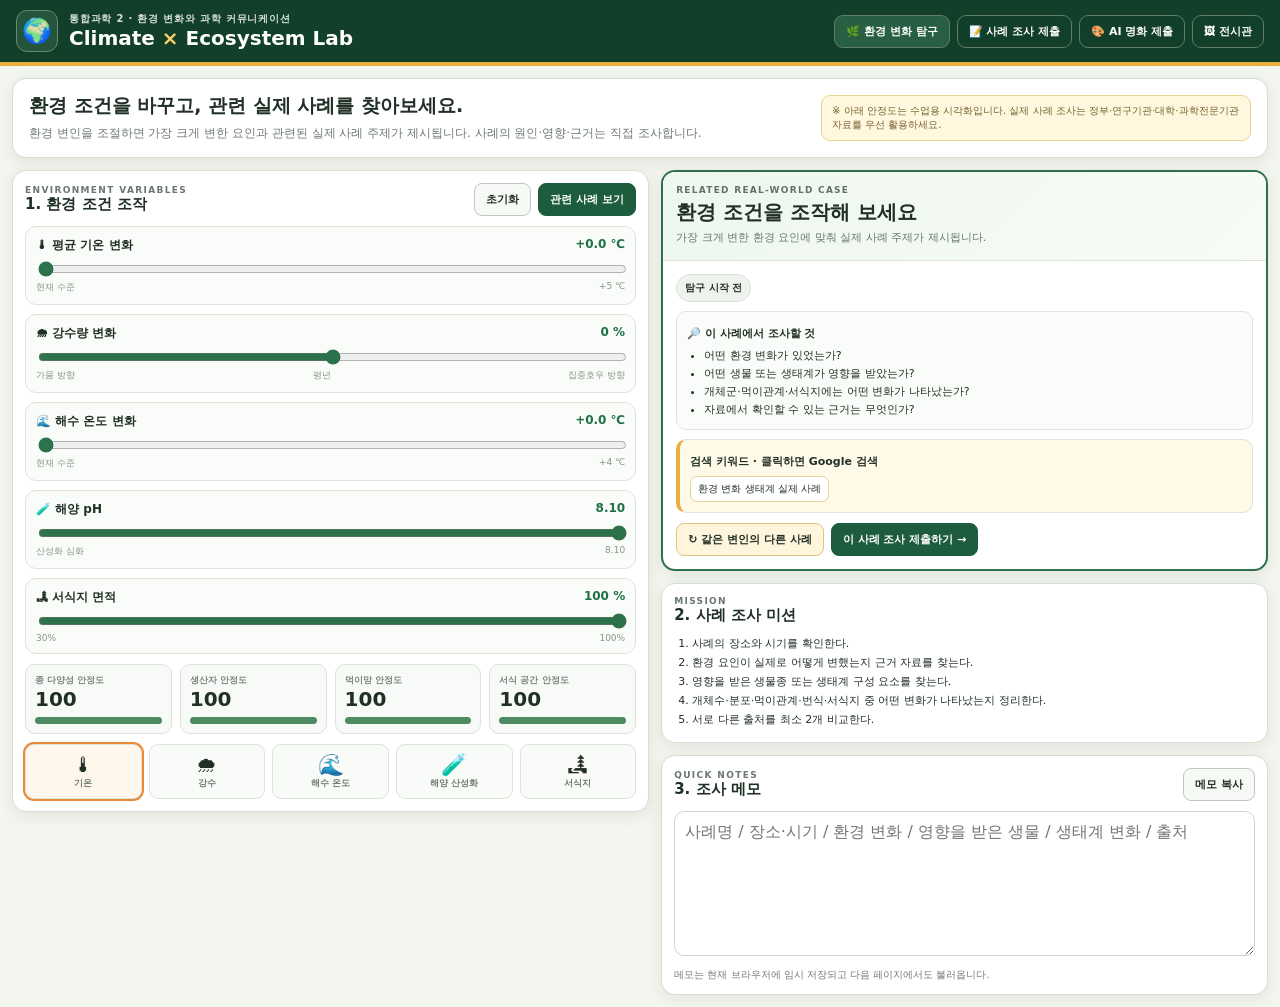
<file: index.html>
<!doctype html><html lang="ko"><head><meta charset="utf-8"><meta name="viewport" content="width=device-width,initial-scale=1"><title>환경 변화 × 생태계 사례 탐구</title><style>
:root{
  --forest:#123f2a;--forest2:#1d5d3e;--cream:#f3f5ef;--paper:#fff;--line:#d7ded3;
  --text:#213026;--muted:#6f7a72;--gold:#e9af43;--orange:#e98a36;--green:#4f8b62;
  --blue:#567fa7;--shadow:0 4px 16px rgba(20,50,30,.08)
}
*{box-sizing:border-box}
html,body{margin:0;background:var(--cream);color:var(--text);font-family:system-ui,-apple-system,"Segoe UI","Noto Sans KR",sans-serif}
body{min-height:100vh} a{text-decoration:none;color:inherit} button,input,select,textarea{font:inherit}
.topbar{background:var(--forest);color:#fff;border-bottom:4px solid var(--gold)}
.topbar-inner{max-width:1500px;margin:auto;padding:10px 16px;display:flex;justify-content:space-between;align-items:center;gap:18px}
.brand{display:flex;align-items:center;gap:11px}.brand-icon{width:42px;height:42px;border:1px solid #688877;border-radius:11px;background:#24543a;display:grid;place-items:center;font-size:24px}
.brand small{display:block;font-size:10px;letter-spacing:.08em;color:#d5e0d8;font-weight:800}.brand h1{margin:0;font-size:20px}.brand h1 b{color:#ffd36a}
.nav{display:flex;gap:7px;flex-wrap:wrap}.nav a{border:1px solid #5e7d69;border-radius:9px;padding:8px 11px;font-size:11px;font-weight:900}.nav a.active,.nav a:hover{background:#285e42}
.page{max-width:1500px;margin:auto;padding:12px}.hero,.panel{background:var(--paper);border:1px solid var(--line);border-radius:14px;box-shadow:var(--shadow)}
.hero{padding:14px 16px;display:flex;justify-content:space-between;gap:18px;align-items:center}.hero h2{margin:0 0 5px;font-size:19px}.hero p{margin:0;color:var(--muted);font-size:12px;line-height:1.6}.hero-note{font-size:10px;color:#745f2d;background:#fff8df;border:1px solid #e8d38c;border-radius:9px;padding:8px 10px;max-width:430px}
.grid{display:grid;grid-template-columns:minmax(0,1.05fr) minmax(0,1fr);gap:12px;margin-top:12px;align-items:start}.panel{padding:12px}.panel-head{display:flex;justify-content:space-between;align-items:center;gap:10px;margin-bottom:10px}.eyebrow{font-size:9px;letter-spacing:.15em;color:#69776d;font-weight:900}h3{margin:0;font-size:15px}
.controls{display:grid;gap:9px}.control{border:1px solid #dde4da;background:#fafcf9;border-radius:11px;padding:10px}.control-head{display:flex;justify-content:space-between;gap:10px;margin-bottom:5px}.control label{font-size:12px;font-weight:900}.control output{font-size:12px;font-weight:900;color:#1f7046}.control input[type=range]{width:100%;accent-color:#2c734b}.scale{display:flex;justify-content:space-between;font-size:9px;color:#899189}
.meters{display:grid;grid-template-columns:repeat(4,1fr);gap:8px;margin-top:10px}.meter{border:1px solid #dce3da;border-radius:10px;padding:9px;background:#f8faf7}.meter small{display:block;font-size:9px;color:#7b857e;font-weight:800}.meter strong{font-size:20px}.bar{height:7px;background:#e8eee5;border-radius:999px;overflow:hidden;margin-top:6px}.fill{height:100%;background:var(--green)}
.btn{border:1px solid #bdc8bb;background:#f7f9f6;color:var(--text);border-radius:8px;padding:8px 11px;font-size:11px;font-weight:900;cursor:pointer}.btn.primary{background:var(--forest2);color:#fff;border-color:var(--forest2)}.btn.accent{background:#fff5dd;border-color:#dfc47f}.btn.blue{background:#eef5fb;border-color:#bfd0de;color:#315b7c}.actions{display:flex;gap:7px;flex-wrap:wrap}
.case-card{border:2px solid #2f704b;border-radius:14px;overflow:hidden;background:#fff;box-shadow:var(--shadow)}.case-top{background:linear-gradient(135deg,#edf7ef,#f8fbf6);padding:13px;border-bottom:1px solid #dce6d9}.case-kicker{font-size:9px;letter-spacing:.14em;color:#617169;font-weight:900}.case-title{font-size:20px;font-weight:950;margin-top:4px}.case-sub{font-size:11px;color:#68766d;margin-top:4px;line-height:1.5}.case-body{padding:13px}.badges,.keywords{display:flex;gap:6px;flex-wrap:wrap}.badge{font-size:10px;font-weight:900;border-radius:999px;padding:6px 8px;background:#eef3ed;border:1px solid #d8e1d6}
.prompt-box,.link-box{border:1px solid #dfe5dc;background:#fafcf9;border-radius:10px;padding:10px;margin-top:9px}.prompt-box b,.link-box b{font-size:11px}.prompt-box ul{margin:6px 0 0;padding-left:17px;font-size:11px;line-height:1.65}.link-box{border-left:4px solid var(--gold);background:#fff9e8}.keywords{margin-top:7px}.keyword{font-size:10px;background:#fff;border:1px solid #e4d39d;border-radius:7px;padding:5px 7px}.keyword:hover{background:#fff3c9}
.side-stack{display:grid;gap:12px}.mission{margin:0;padding-left:18px;font-size:11px;line-height:1.72}.memo{width:100%;min-height:145px;border:1px solid #ccd6cb;border-radius:10px;padding:10px;resize:vertical}.footer-note{font-size:10px;color:var(--muted);margin-top:8px}
.event-map{display:grid;grid-template-columns:repeat(5,1fr);gap:7px;margin-top:10px}.event-cell{border:1px solid #dce3da;border-radius:9px;padding:8px;text-align:center;background:#f9fbf8}.event-cell .icon{font-size:21px}.event-cell small{font-size:9px;color:#6f7b73;font-weight:800;display:block}.event-cell.active{outline:2px solid var(--orange);background:#fff6ec}
.form-grid{display:grid;grid-template-columns:1fr 1fr;gap:9px}.field label{display:block;font-size:11px;font-weight:900;margin-bottom:4px}.field input,.field select,.field textarea{width:100%;border:1px solid #cfd8cd;border-radius:9px;padding:9px;background:white}.field textarea{min-height:100px;resize:vertical}
.case-bridge{border:1px solid #cfded2;background:#f3f9f4;border-radius:11px;padding:11px}.case-bridge strong{font-size:14px}.case-bridge p{font-size:11px;color:var(--muted);line-height:1.55;margin:5px 0 0}
.prompt-output{width:100%;min-height:230px;border:1px solid #c8d4c7;background:#fcfdfb;border-radius:10px;padding:11px;line-height:1.6;resize:vertical}
.preview{min-height:360px;border:2px dashed #c9d4c7;border-radius:12px;background:#f8faf7;display:grid;place-items:center;overflow:hidden}.preview img{max-width:100%;max-height:600px;display:block}
.checklist{display:grid;gap:7px}.check{display:flex;gap:8px;align-items:flex-start;border:1px solid #e0e5dd;border-radius:9px;padding:8px;background:#fafcf9;font-size:11px;line-height:1.45}.check input{margin-top:2px}
@media(max-width:950px){.grid{grid-template-columns:1fr}.meters{grid-template-columns:1fr 1fr}.hero{align-items:flex-start;flex-direction:column}}@media(max-width:560px){.meters,.form-grid{grid-template-columns:1fr}.event-map{grid-template-columns:1fr 1fr}.topbar-inner{align-items:flex-start;flex-direction:column}}
</style>
</style></head><body><header class="topbar"><div class="topbar-inner"><div class="brand"><div class="brand-icon">🌍</div><div><small>통합과학 2 · 환경 변화와 과학 커뮤니케이션</small><h1>Climate <b>×</b> Ecosystem Lab</h1></div></div><nav class="nav"><a class="active" href="index.html">🌿 환경 변화 탐구</a><a href="research-submit.html">📝 사례 조사 제출</a><a href="art-submit.html">🎨 AI 명화 제출</a><a href="gallery.html">🖼 전시관</a></nav></div></header>
<main class="page">
<section class="hero"><div><h2>환경 조건을 바꾸고, 관련 실제 사례를 찾아보세요.</h2><p>환경 변인을 조절하면 가장 크게 변한 요인과 관련된 실제 사례 주제가 제시됩니다. 사례의 원인·영향·근거는 직접 조사합니다.</p></div><div class="hero-note">※ 아래 안정도는 수업용 시각화입니다. 실제 사례 조사는 정부·연구기관·대학·과학전문기관 자료를 우선 활용하세요.</div></section>
<div class="grid">
<section class="panel">
<div class="panel-head"><div><div class="eyebrow">ENVIRONMENT VARIABLES</div><h3>1. 환경 조건 조작</h3></div><div class="actions"><button class="btn" id="resetBtn">초기화</button><button class="btn primary" id="caseBtn">관련 사례 보기</button></div></div>
<div class="controls">
<div class="control"><div class="control-head"><label>🌡 평균 기온 변화</label><output id="tempOut">+0.0 ℃</output></div><input id="temp" type="range" min="0" max="5" step=".5" value="0"><div class="scale"><span>현재 수준</span><span>+5 ℃</span></div></div>
<div class="control"><div class="control-head"><label>🌧 강수량 변화</label><output id="rainOut">0 %</output></div><input id="rain" type="range" min="-50" max="50" step="5" value="0"><div class="scale"><span>가뭄 방향</span><span>평년</span><span>집중호우 방향</span></div></div>
<div class="control"><div class="control-head"><label>🌊 해수 온도 변화</label><output id="seaTempOut">+0.0 ℃</output></div><input id="seaTemp" type="range" min="0" max="4" step=".5" value="0"><div class="scale"><span>현재 수준</span><span>+4 ℃</span></div></div>
<div class="control"><div class="control-head"><label>🧪 해양 pH</label><output id="phOut">8.10</output></div><input id="ph" type="range" min="7.6" max="8.1" step=".05" value="8.1"><div class="scale"><span>산성화 심화</span><span>8.10</span></div></div>
<div class="control"><div class="control-head"><label>🏞 서식지 면적</label><output id="habitatOut">100 %</output></div><input id="habitat" type="range" min="30" max="100" step="5" value="100"><div class="scale"><span>30%</span><span>100%</span></div></div>
</div>
<div class="meters">
<div class="meter"><small>종 다양성 안정도</small><strong id="m1">100</strong><div class="bar"><div class="fill" id="b1" style="width:100%"></div></div></div>
<div class="meter"><small>생산자 안정도</small><strong id="m2">100</strong><div class="bar"><div class="fill" id="b2" style="width:100%"></div></div></div>
<div class="meter"><small>먹이망 안정도</small><strong id="m3">100</strong><div class="bar"><div class="fill" id="b3" style="width:100%"></div></div></div>
<div class="meter"><small>서식 공간 안정도</small><strong id="m4">100</strong><div class="bar"><div class="fill" id="b4" style="width:100%"></div></div></div>
</div>
<div class="event-map"><div class="event-cell" id="e-temp"><div class="icon">🌡</div><small>기온</small></div><div class="event-cell" id="e-rain"><div class="icon">🌧</div><small>강수</small></div><div class="event-cell" id="e-sea"><div class="icon">🌊</div><small>해수 온도</small></div><div class="event-cell" id="e-ph"><div class="icon">🧪</div><small>해양 산성화</small></div><div class="event-cell" id="e-habitat"><div class="icon">🏞</div><small>서식지</small></div></div>
</section>
<div class="side-stack">
<section class="case-card"><div class="case-top"><div class="case-kicker">RELATED REAL-WORLD CASE</div><div class="case-title" id="caseTitle">환경 조건을 조작해 보세요</div><div class="case-sub" id="caseSub">가장 크게 변한 환경 요인에 맞춰 실제 사례 주제가 제시됩니다.</div></div><div class="case-body">
<div class="badges" id="badges"><span class="badge">탐구 시작 전</span></div>
<div class="prompt-box"><b>🔎 이 사례에서 조사할 것</b><ul><li>어떤 환경 변화가 있었는가?</li><li>어떤 생물 또는 생태계가 영향을 받았는가?</li><li>개체군·먹이관계·서식지에는 어떤 변화가 나타났는가?</li><li>자료에서 확인할 수 있는 근거는 무엇인가?</li></ul></div>
<div class="link-box"><b>검색 키워드 · 클릭하면 Google 검색</b><div class="keywords" id="keywords"><span class="keyword">환경 변화 생태계 실제 사례</span></div></div>
<div class="actions" style="margin-top:10px"><button class="btn accent" id="anotherBtn">↻ 같은 변인의 다른 사례</button><button class="btn primary" id="researchBtn">이 사례 조사 제출하기 →</button></div>
</div></section>
<section class="panel"><div class="panel-head"><div><div class="eyebrow">MISSION</div><h3>2. 사례 조사 미션</h3></div></div><ol class="mission"><li>사례의 장소와 시기를 확인한다.</li><li>환경 요인이 실제로 어떻게 변했는지 근거 자료를 찾는다.</li><li>영향을 받은 생물종 또는 생태계 구성 요소를 찾는다.</li><li>개체수·분포·먹이관계·번식·서식지 중 어떤 변화가 나타났는지 정리한다.</li><li>서로 다른 출처를 최소 2개 비교한다.</li></ol></section>
<section class="panel"><div class="panel-head"><div><div class="eyebrow">QUICK NOTES</div><h3>3. 조사 메모</h3></div><button class="btn" id="copyBtn">메모 복사</button></div><textarea class="memo" id="memo" placeholder="사례명 / 장소·시기 / 환경 변화 / 영향을 받은 생물 / 생태계 변화 / 출처"></textarea><div class="footer-note">메모는 현재 브라우저에 임시 저장되고 다음 페이지에서도 불러옵니다.</div></section>
</div></div></main>
<script>
const $=id=>document.getElementById(id);
const cases={"temp": [{"title": "고산 생물의 분포 이동", "sub": "기온 상승과 함께 높은 고도나 고위도 방향으로 서식 범위가 이동한 사례를 조사해 보세요.", "badges": ["기온 상승", "분포 변화", "육상 생태계"], "keys": ["고산 생물 기온 상승 분포 이동", "alpine species climate range shift"]}, {"title": "생물의 생활사 시기 변화", "sub": "개화·번식·곤충 출현 시기가 달라지며 생물 사이의 시기가 어긋난 사례를 찾아보세요.", "badges": ["기온 상승", "생물 계절성", "상호작용"], "keys": ["기후변화 개화 시기 곤충 출현", "climate phenology mismatch ecology"]}, {"title": "북극 해빙 감소와 먹이망 변화", "sub": "해빙 감소가 해빙에 의존하는 생물과 먹이관계에 어떤 영향을 주었는지 조사해 보세요.", "badges": ["기온 상승", "해빙 감소", "먹이망"], "keys": ["북극 해빙 감소 생태계 먹이망", "Arctic sea ice ecosystem food web"]}], "drought": [{"title": "장기 가뭄과 초식동물 개체군 변화", "sub": "강수량 감소와 식생 감소가 초식동물과 포식자에 연쇄적으로 영향을 준 사례를 찾아보세요.", "badges": ["강수 감소", "가뭄", "먹이 부족"], "keys": ["가뭄 초식동물 개체수 생태계", "drought herbivore population ecosystem"]}, {"title": "습지 건조와 물새 서식지 감소", "sub": "가뭄이나 수위 저하로 습지 면적이 감소하면서 물새 이용이 달라진 사례를 조사해 보세요.", "badges": ["강수 감소", "습지", "서식지"], "keys": ["가뭄 습지 물새 서식지 감소", "drought wetland waterbirds habitat"]}, {"title": "산림 가뭄과 나무 고사", "sub": "고온·가뭄이 겹치며 산림의 나무 고사율이 높아진 사례를 조사해 보세요.", "badges": ["가뭄", "산림", "생산자"], "keys": ["기후변화 가뭄 나무 고사 산림", "drought tree mortality forest climate"]}], "flood": [{"title": "집중호우와 번식지 침수", "sub": "강한 강수나 홍수로 둥지·산란장·하천 서식지가 훼손된 사례를 찾아보세요.", "badges": ["강수 증가", "홍수", "번식지"], "keys": ["집중호우 번식지 침수 생태계", "flood nesting habitat wildlife"]}, {"title": "홍수 이후 하천 생태계 교란", "sub": "홍수가 저서생물·어류·하천 식생의 분포와 개체수에 어떤 변화를 만들었는지 조사해 보세요.", "badges": ["홍수", "하천", "개체군"], "keys": ["홍수 하천 생태계 어류 저서생물", "flood river ecosystem fish invertebrates"]}, {"title": "극한 강수와 토양·서식지 변화", "sub": "극한 강수가 토양 유실이나 서식지 구조 변화로 이어진 사례를 찾아보세요.", "badges": ["극한 강수", "토양", "서식지"], "keys": ["극한 강수 토양 유실 서식지 생태계", "extreme rainfall erosion habitat ecology"]}], "sea": [{"title": "산호 백화", "sub": "해수 온도가 높은 상태가 지속되면서 산호 백화가 나타난 사례를 조사해 보세요.", "badges": ["해수 온도 상승", "산호초", "해양 생태계"], "keys": ["해수 온도 산호 백화 사례", "coral bleaching marine heatwave"]}, {"title": "해양 폭염과 켈프 숲 감소", "sub": "장기간 높은 수온이 켈프 숲과 그곳에 의존하는 생물에 미친 영향을 조사해 보세요.", "badges": ["해양 폭염", "켈프 숲", "서식지"], "keys": ["해양 폭염 켈프 숲 감소", "marine heatwave kelp forest decline"]}, {"title": "어종 분포의 이동", "sub": "해수 온도 변화와 함께 어종의 분포 중심이 이동한 사례를 찾아보세요.", "badges": ["수온 상승", "어종 분포", "해양"], "keys": ["해수 온도 상승 어종 분포 이동", "ocean warming fish range shift"]}], "ph": [{"title": "패류 유생과 해양 산성화", "sub": "낮아진 pH가 조개·굴 등 석회질 구조를 만드는 생물의 초기 생활사에 미친 영향을 조사해 보세요.", "badges": ["해양 산성화", "패류", "석회화"], "keys": ["해양 산성화 굴 유생 패류", "ocean acidification oyster larvae shellfish"]}, {"title": "익족류 껍데기와 산성화", "sub": "탄산염 이용이 어려워지면서 익족류의 껍데기에 나타난 변화를 조사해 보세요.", "badges": ["해양 산성화", "익족류", "석회화"], "keys": ["해양 산성화 익족류 껍데기", "ocean acidification pteropod shell"]}, {"title": "산호의 석회화 변화", "sub": "해양 pH 저하가 산호의 골격 형성과 성장에 어떤 영향을 줄 수 있는지 실제 연구 사례를 조사해 보세요.", "badges": ["해양 산성화", "산호", "성장"], "keys": ["해양 산성화 산호 석회화 성장", "ocean acidification coral calcification"]}], "habitat": [{"title": "서식지 단편화와 개체군 고립", "sub": "도로·개발·산림 훼손 등으로 서식지가 잘게 나뉘면서 개체군 이동과 교류가 줄어든 사례를 조사해 보세요.", "badges": ["서식지 감소", "단편화", "개체군"], "keys": ["서식지 단편화 개체군 고립 사례", "habitat fragmentation population isolation"]}, {"title": "갯벌 감소와 이동성 물새", "sub": "중간 기착지와 먹이터가 줄어들면서 이동성 물새가 영향을 받은 사례를 찾아보세요.", "badges": ["서식지 감소", "갯벌", "이동성 물새"], "keys": ["갯벌 감소 이동성 물새 사례", "tidal flat loss migratory shorebirds"]}, {"title": "산림 감소와 영장류 서식지", "sub": "산림 면적 감소가 영장류의 분포·먹이 자원·개체군 연결성에 미친 사례를 조사해 보세요.", "badges": ["산림 감소", "서식지", "영장류"], "keys": ["산림 감소 영장류 서식지 사례", "forest loss primate habitat fragmentation"]}]};
let currentKey='temp',caseIndex=0,currentCase=null;
function stress(){return{temp:+$('temp').value/5,rain:Math.abs(+$('rain').value)/50,sea:+$('seaTemp').value/4,ph:(8.1-(+$('ph').value))/.5,habitat:(100-(+$('habitat').value))/70}}
function dominant(){const s=stress();let [key,score]=Object.entries(s).sort((a,b)=>b[1]-a[1])[0];if(key==='rain')key=+$('rain').value<0?'drought':'flood';return{key,score}}
function sync(){$('tempOut').textContent='+'+(+$('temp').value).toFixed(1)+' ℃';const rv=+$('rain').value;$('rainOut').textContent=(rv>0?'+':'')+rv+' %';$('seaTempOut').textContent='+'+(+$('seaTemp').value).toFixed(1)+' ℃';$('phOut').textContent=(+$('ph').value).toFixed(2);$('habitatOut').textContent=$('habitat').value+' %';const s=stress();const vals=[Math.max(20,Math.round(100-35*s.temp-20*s.rain-30*s.sea-25*s.ph-45*s.habitat)),Math.max(20,Math.round(100-20*s.temp-35*s.rain-20*s.sea-20*s.ph-35*s.habitat)),Math.max(20,Math.round(100-25*s.temp-25*s.rain-30*s.sea-25*s.ph-35*s.habitat)),Math.max(20,Math.round(100-10*s.temp-10*s.rain-10*s.sea-5*s.ph-65*s.habitat))];vals.forEach((v,i)=>{$('m'+(i+1)).textContent=v;$('b'+(i+1)).style.width=v+'%'});['temp','rain','sea','ph','habitat'].forEach(k=>$('e-'+k)?.classList.remove('active'));const d=dominant();$('e-'+(d.key==='drought'||d.key==='flood'?'rain':d.key))?.classList.add('active')}
function showCase(next=false){const d=dominant();if(d.score<.08){currentCase=null;$('caseTitle').textContent='환경 조건을 더 변화시켜 보세요';$('caseSub').textContent='가장 크게 변한 환경 요인을 바탕으로 실제 사례 주제가 제시됩니다.';$('badges').innerHTML='<span class="badge">변화량이 작음</span>';$('keywords').innerHTML='<span class="keyword">환경 변화 생태계 실제 사례</span>';return}if(currentKey!==d.key){currentKey=d.key;caseIndex=0}if(next)caseIndex=(caseIndex+1)%cases[currentKey].length;currentCase=cases[currentKey][caseIndex];$('caseTitle').textContent=currentCase.title;$('caseSub').textContent=currentCase.sub;$('badges').innerHTML=currentCase.badges.map(x=>`<span class="badge">${x}</span>`).join('');$('keywords').innerHTML=currentCase.keys.map(x=>`<a class="keyword" target="_blank" rel="noopener" href="https://www.google.com/search?q=${encodeURIComponent(x)}">${x} ↗</a>`).join('')}
function reset(){$('temp').value=0;$('rain').value=0;$('seaTemp').value=0;$('ph').value=8.1;$('habitat').value=100;sync();showCase()}
['temp','rain','seaTemp','ph','habitat'].forEach(id=>$(id).addEventListener('input',sync));$('caseBtn').onclick=()=>showCase(false);$('anotherBtn').onclick=()=>showCase(true);$('resetBtn').onclick=reset;
$('memo').value=localStorage.getItem('eco_case_memo')||'';$('memo').addEventListener('input',()=>localStorage.setItem('eco_case_memo',$('memo').value));
$('copyBtn').onclick=async()=>{try{await navigator.clipboard.writeText($('memo').value);$('copyBtn').textContent='복사됨';setTimeout(()=>$('copyBtn').textContent='메모 복사',800)}catch(e){alert('직접 선택해서 복사해 주세요.')}};
$('researchBtn').onclick=()=>{if(!currentCase){alert('먼저 환경 조건을 바꾸고 관련 사례를 선택하세요.');return}localStorage.setItem('selected_eco_case',JSON.stringify({...currentCase,key:currentKey,memo:$('memo').value,variables:{temp:$('temp').value,rain:$('rain').value,seaTemp:$('seaTemp').value,ph:$('ph').value,habitat:$('habitat').value}}));location.href='research-submit.html'};
sync();
</script></body></html>
</file>
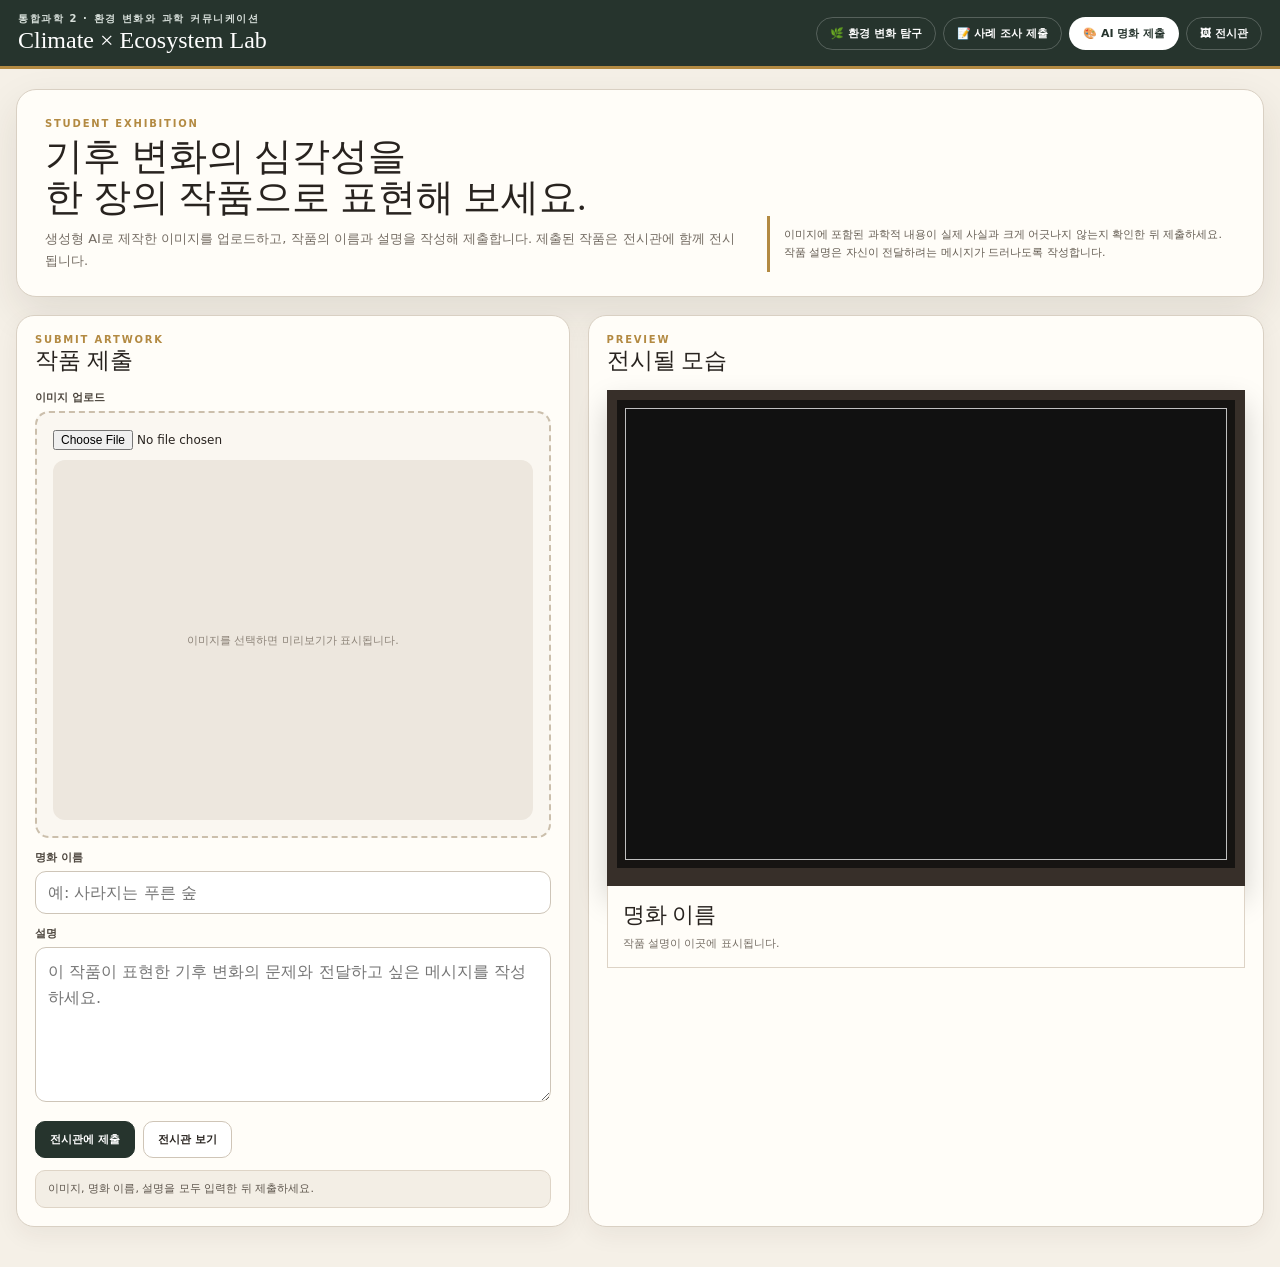
<file: art-submit.html>
<!doctype html><html lang="ko"><head><meta charset="utf-8"><meta name="viewport" content="width=device-width,initial-scale=1"><title>Climate Art Gallery · 작품 제출</title><link rel="stylesheet" href="styles.css"></head><body>
<header class="topbar"><div class="topbar-inner"><div class="brand"><small>통합과학 2 · 환경 변화와 과학 커뮤니케이션</small><h1>Climate × Ecosystem Lab</h1></div><nav class="nav"><a href="index.html">🌿 환경 변화 탐구</a><a href="research-submit.html">📝 사례 조사 제출</a><a class="active" href="art-submit.html">🎨 AI 명화 제출</a><a href="gallery.html">🖼 전시관</a></nav></div></header>
<main class="page">
<section class="hero"><div><div class="kicker">STUDENT EXHIBITION</div><h2>기후 변화의 심각성을<br>한 장의 작품으로 표현해 보세요.</h2><p>생성형 AI로 제작한 이미지를 업로드하고, 작품의 이름과 설명을 작성해 제출합니다. 제출된 작품은 전시관에 함께 전시됩니다.</p></div><div class="hero-note">이미지에 포함된 과학적 내용이 실제 사실과 크게 어긋나지 않는지 확인한 뒤 제출하세요. 작품 설명은 자신이 전달하려는 메시지가 드러나도록 작성합니다.</div></section>
<div class="layout">
<section class="panel"><div class="panel-head"><div><div class="kicker">SUBMIT ARTWORK</div><h3>작품 제출</h3></div></div>
<div class="field"><label>이미지 업로드</label><div class="upload"><input id="imageInput" type="file" accept="image/*"><div class="preview" id="preview"><span>이미지를 선택하면 미리보기가 표시됩니다.</span></div></div></div>
<div class="field"><label>명화 이름</label><input id="title" type="text" maxlength="60" placeholder="예: 사라지는 푸른 숲"></div>
<div class="field"><label>설명</label><textarea id="description" maxlength="800" placeholder="이 작품이 표현한 기후 변화의 문제와 전달하고 싶은 메시지를 작성하세요."></textarea></div>
<div class="btn-row"><button id="submitBtn" class="btn primary" type="button">전시관에 제출</button><a class="btn" href="gallery.html">전시관 보기</a></div><div class="status" id="status">이미지, 명화 이름, 설명을 모두 입력한 뒤 제출하세요.</div></section>
<section class="panel"><div class="panel-head"><div><div class="kicker">PREVIEW</div><h3>전시될 모습</h3></div></div><div class="mock-frame"><img id="mockImage" alt=""></div><div class="caption"><div class="title" id="mockTitle">명화 이름</div><div class="desc" id="mockDesc">작품 설명이 이곳에 표시됩니다.</div></div></section>
</div>
<iframe id="submitFrame" name="submitFrame" style="display:none"></iframe><form id="hiddenForm" method="POST" target="submitFrame" style="display:none"><input name="action" value="submit_art"><input name="title"><input name="description"><input name="imageData"></form>
</main>
<script src="config.js"></script><script>
const $=id=>document.getElementById(id);let imageData='';
async function compressImage(file){const data=await new Promise((resolve,reject)=>{const r=new FileReader();r.onload=()=>resolve(r.result);r.onerror=reject;r.readAsDataURL(file)});const img=await new Promise((resolve,reject)=>{const i=new Image();i.onload=()=>resolve(i);i.onerror=reject;i.src=data});const maxSide=1600,scale=Math.min(1,maxSide/Math.max(img.width,img.height));const c=document.createElement('canvas');c.width=Math.max(1,Math.round(img.width*scale));c.height=Math.max(1,Math.round(img.height*scale));c.getContext('2d').drawImage(img,0,0,c.width,c.height);return c.toDataURL('image/jpeg',.82)}
$('imageInput').onchange=async()=>{const f=$('imageInput').files[0];if(!f)return;$('status').textContent='이미지를 준비하는 중입니다…';try{imageData=await compressImage(f);$('preview').innerHTML=`<img src="${imageData}" alt="업로드 미리보기">`;$('mockImage').src=imageData;$('status').textContent='이미지가 준비되었습니다.'}catch(e){$('status').textContent='이미지를 읽지 못했습니다.'}};
$('title').oninput=()=> $('mockTitle').textContent=$('title').value.trim()||'명화 이름';$('description').oninput=()=> $('mockDesc').textContent=$('description').value.trim()||'작품 설명이 이곳에 표시됩니다.';
$('submitBtn').onclick=()=>{const title=$('title').value.trim(),desc=$('description').value.trim();if(!imageData||!title||!desc){$('status').textContent='이미지, 명화 이름, 설명을 모두 입력하세요.';return}if(WEB_APP_URL.startsWith('PASTE_')){$('status').textContent='제출 기능이 아직 연결되지 않았습니다. 교사에게 알려 주세요.';return}const f=$('hiddenForm');f.action=WEB_APP_URL;f.title.value=title;f.description.value=desc;f.imageData.value=imageData;$('status').textContent='제출 중입니다…';f.submit();setTimeout(()=>{$('status').textContent='제출했습니다. 전시관에서 확인해 보세요.'},1200)};
</script></body></html>
</file>
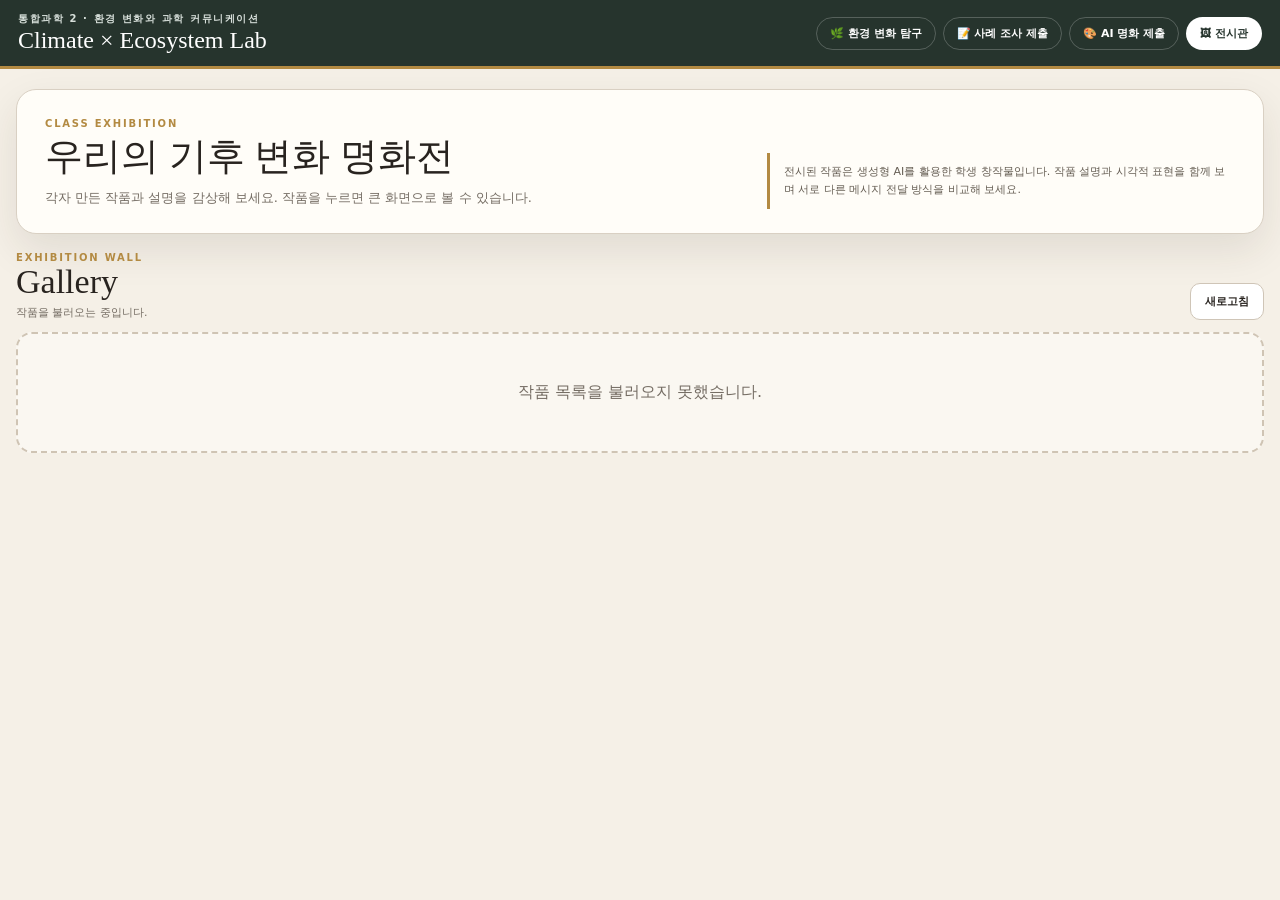
<file: gallery.html>
<!doctype html>
<html lang="ko">
<head>
<meta charset="utf-8">
<meta name="viewport" content="width=device-width,initial-scale=1">
<title>Climate Art Gallery · 전시관</title>
<link rel="stylesheet" href="styles.css">
</head>
<body>
<header class="topbar">
  <div class="topbar-inner">
    <div class="brand">
      <small>통합과학 2 · 환경 변화와 과학 커뮤니케이션</small>
      <h1>Climate × Ecosystem Lab</h1>
    </div>
    <nav class="nav">
      <a href="index.html">🌿 환경 변화 탐구</a>
      <a href="research-submit.html">📝 사례 조사 제출</a>
      <a href="art-submit.html">🎨 AI 명화 제출</a>
      <a class="active" href="gallery.html">🖼 전시관</a>
    </nav>
  </div>
</header>

<main class="page">
  <section class="hero">
    <div>
      <div class="kicker">CLASS EXHIBITION</div>
      <h2>우리의 기후 변화 명화전</h2>
      <p>각자 만든 작품과 설명을 감상해 보세요. 작품을 누르면 큰 화면으로 볼 수 있습니다.</p>
    </div>
    <div class="hero-note">
      전시된 작품은 생성형 AI를 활용한 학생 창작물입니다. 작품 설명과 시각적 표현을 함께 보며 서로 다른 메시지 전달 방식을 비교해 보세요.
    </div>
  </section>

  <div class="gallery-head">
    <div>
      <div class="kicker">EXHIBITION WALL</div>
      <h2>Gallery</h2>
      <p id="countText">작품을 불러오는 중입니다.</p>
    </div>
    <button id="refreshBtn" class="btn">새로고침</button>
  </div>

  <section id="gallery" class="gallery">
    <div class="empty">전시 작품을 불러오는 중입니다…</div>
  </section>
</main>

<div id="modal" class="modal">
  <button class="modal-close" id="modalClose">×</button>
  <div class="modal-card">
    <div class="modal-img"><img id="modalImg" alt=""></div>
    <div class="modal-info">
      <h3 id="modalTitle"></h3>
      <p id="modalDesc"></p>
    </div>
  </div>
</div>

<script src="config.js?v=4"></script>
<script>
const $ = id => document.getElementById(id);

function esc(s = '') {
  return String(s).replace(/[&<>"']/g, m => ({
    '&':'&amp;',
    '<':'&lt;',
    '>':'&gt;',
    '"':'&quot;',
    "'":'&#039;'
  }[m]));
}

function driveImageUrl(url) {
  if (!url) return '';
  const text = String(url);

  // https://drive.google.com/uc?export=view&id=FILE_ID
  let m = text.match(/[?&]id=([^&]+)/);

  // https://drive.google.com/file/d/FILE_ID/view
  if (!m) m = text.match(/\/d\/([^/]+)/);

  if (!m) return text;

  const fileId = decodeURIComponent(m[1]);
  return 'https://drive.google.com/thumbnail?id=' +
    encodeURIComponent(fileId) + '&sz=w1600';
}

function renderGallery(items) {
  if (!Array.isArray(items)) items = [];

  $('countText').textContent = `총 ${items.length}점이 전시되어 있습니다.`;

  if (!items.length) {
    $('gallery').innerHTML =
      '<div class="empty">아직 전시된 작품이 없습니다.</div>';
    return;
  }

  $('gallery').innerHTML = items.map((x, i) => `
    <article class="art-card" data-i="${i}">
      <div class="art-img">
        <img src="${driveImageUrl(x.imageUrl)}" alt="${esc(x.title)}" loading="lazy">
      </div>
      <div class="art-info">
        <h3 class="art-title">${esc(x.title)}</h3>
        <div class="art-desc">${esc(x.description)}</div>
      </div>
    </article>
  `).join('');

  document.querySelectorAll('.art-card').forEach(card => {
    card.onclick = () => {
      const x = items[+card.dataset.i];
      $('modalImg').src = driveImageUrl(x.imageUrl);
      $('modalTitle').textContent = x.title;
      $('modalDesc').textContent = x.description;
      $('modal').classList.add('show');
    };
  });
}

/* Apps Script JSONP가 호출할 전역 함수 */
window.renderGallery = renderGallery;

function loadGallery() {
  $('gallery').innerHTML =
    '<div class="empty">작품을 불러오는 중입니다…</div>';
  $('countText').textContent = '작품을 불러오는 중입니다.';

  if (typeof WEB_APP_URL === 'undefined' || !WEB_APP_URL) {
    console.error('WEB_APP_URL이 없습니다. config.js를 확인하세요.');
    $('gallery').innerHTML =
      '<div class="empty">전시관 설정을 불러오지 못했습니다.</div>';
    return;
  }

  const cleanUrl = WEB_APP_URL
    .replace(/\/macros\/u\/\d+\/s\//, '/macros/s/');

  const old = document.getElementById('jsonpScript');
  if (old) old.remove();

  const s = document.createElement('script');
  s.id = 'jsonpScript';

  s.src =
    cleanUrl +
    (cleanUrl.includes('?') ? '&' : '?') +
    'action=list_art&callback=renderGallery&t=' +
    Date.now();

  console.log('Gallery 요청 URL:', s.src);

  s.onload = () => {
    console.log('✅ Gallery 목록 스크립트 로드 완료');
  };

  s.onerror = (err) => {
    console.error('❌ Gallery 목록 로드 실패:', s.src, err);
    $('gallery').innerHTML =
      '<div class="empty">작품 목록을 불러오지 못했습니다.</div>';
  };

  document.body.appendChild(s);
}

$('refreshBtn').onclick = loadGallery;
$('modalClose').onclick = () => $('modal').classList.remove('show');
$('modal').onclick = e => {
  if (e.target === $('modal')) $('modal').classList.remove('show');
};
document.addEventListener('keydown', e => {
  if (e.key === 'Escape') $('modal').classList.remove('show');
});

loadGallery();
</script>
</body>
</html>
</file>
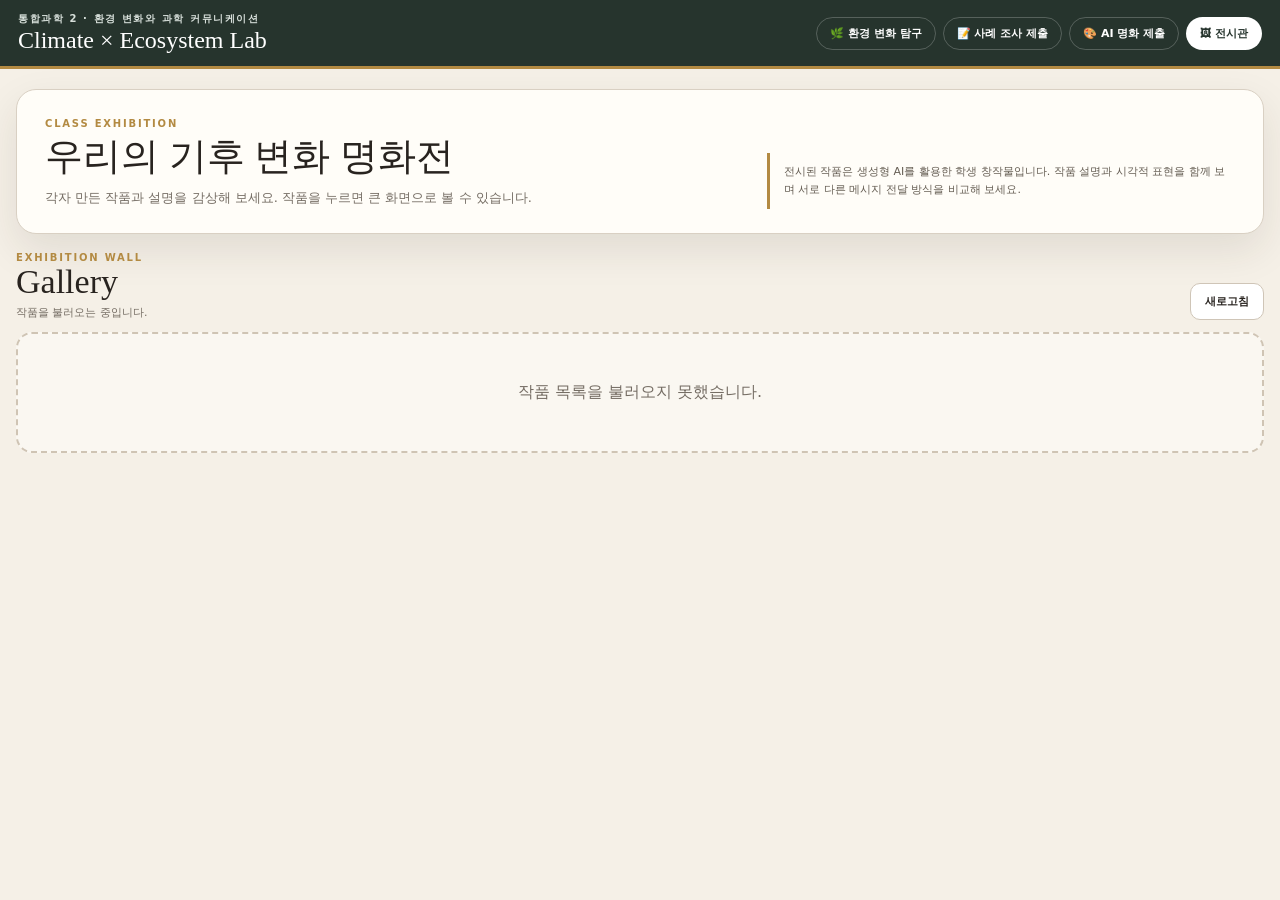
<file: gallery_fixed.html>
<!doctype html>
<html lang="ko">
<head>
<meta charset="utf-8">
<meta name="viewport" content="width=device-width,initial-scale=1">
<title>Climate Art Gallery · 전시관</title>
<link rel="stylesheet" href="styles.css">
</head>
<body>
<header class="topbar">
  <div class="topbar-inner">
    <div class="brand">
      <small>통합과학 2 · 환경 변화와 과학 커뮤니케이션</small>
      <h1>Climate × Ecosystem Lab</h1>
    </div>
    <nav class="nav">
      <a href="index.html">🌿 환경 변화 탐구</a>
      <a href="research-submit.html">📝 사례 조사 제출</a>
      <a href="art-submit.html">🎨 AI 명화 제출</a>
      <a class="active" href="gallery.html">🖼 전시관</a>
    </nav>
  </div>
</header>

<main class="page">
  <section class="hero">
    <div>
      <div class="kicker">CLASS EXHIBITION</div>
      <h2>우리의 기후 변화 명화전</h2>
      <p>각자 만든 작품과 설명을 감상해 보세요. 작품을 누르면 큰 화면으로 볼 수 있습니다.</p>
    </div>
    <div class="hero-note">
      전시된 작품은 생성형 AI를 활용한 학생 창작물입니다. 작품 설명과 시각적 표현을 함께 보며 서로 다른 메시지 전달 방식을 비교해 보세요.
    </div>
  </section>

  <div class="gallery-head">
    <div>
      <div class="kicker">EXHIBITION WALL</div>
      <h2>Gallery</h2>
      <p id="countText">작품을 불러오는 중입니다.</p>
    </div>
    <button id="refreshBtn" class="btn">새로고침</button>
  </div>

  <section id="gallery" class="gallery">
    <div class="empty">전시 작품을 불러오는 중입니다…</div>
  </section>
</main>

<div id="modal" class="modal">
  <button class="modal-close" id="modalClose">×</button>
  <div class="modal-card">
    <div class="modal-img"><img id="modalImg" alt=""></div>
    <div class="modal-info">
      <h3 id="modalTitle"></h3>
      <p id="modalDesc"></p>
    </div>
  </div>
</div>

<script src="config.js?v=4"></script>
<script>
const $ = id => document.getElementById(id);

function esc(s = '') {
  return String(s).replace(/[&<>"']/g, m => ({
    '&':'&amp;',
    '<':'&lt;',
    '>':'&gt;',
    '"':'&quot;',
    "'":'&#039;'
  }[m]));
}

function renderGallery(items) {
  if (!Array.isArray(items)) items = [];

  $('countText').textContent = `총 ${items.length}점이 전시되어 있습니다.`;

  if (!items.length) {
    $('gallery').innerHTML =
      '<div class="empty">아직 전시된 작품이 없습니다.</div>';
    return;
  }

  $('gallery').innerHTML = items.map((x, i) => `
    <article class="art-card" data-i="${i}">
      <div class="art-img">
        <img src="${x.imageUrl}" alt="${esc(x.title)}">
      </div>
      <div class="art-info">
        <h3 class="art-title">${esc(x.title)}</h3>
        <div class="art-desc">${esc(x.description)}</div>
      </div>
    </article>
  `).join('');

  document.querySelectorAll('.art-card').forEach(card => {
    card.onclick = () => {
      const x = items[+card.dataset.i];
      $('modalImg').src = x.imageUrl;
      $('modalTitle').textContent = x.title;
      $('modalDesc').textContent = x.description;
      $('modal').classList.add('show');
    };
  });
}

/* Apps Script JSONP가 호출할 전역 함수 */
window.renderGallery = renderGallery;

function loadGallery() {
  $('gallery').innerHTML =
    '<div class="empty">작품을 불러오는 중입니다…</div>';
  $('countText').textContent = '작품을 불러오는 중입니다.';

  if (typeof WEB_APP_URL === 'undefined' || !WEB_APP_URL) {
    console.error('WEB_APP_URL이 없습니다. config.js를 확인하세요.');
    $('gallery').innerHTML =
      '<div class="empty">전시관 설정을 불러오지 못했습니다.</div>';
    return;
  }

  const cleanUrl = WEB_APP_URL
    .replace(/\/macros\/u\/\d+\/s\//, '/macros/s/');

  const old = document.getElementById('jsonpScript');
  if (old) old.remove();

  const s = document.createElement('script');
  s.id = 'jsonpScript';

  s.src =
    cleanUrl +
    (cleanUrl.includes('?') ? '&' : '?') +
    'action=list_art&callback=renderGallery&t=' +
    Date.now();

  console.log('Gallery 요청 URL:', s.src);

  s.onload = () => {
    console.log('✅ Gallery 목록 스크립트 로드 완료');
  };

  s.onerror = (err) => {
    console.error('❌ Gallery 목록 로드 실패:', s.src, err);
    $('gallery').innerHTML =
      '<div class="empty">작품 목록을 불러오지 못했습니다.</div>';
  };

  document.body.appendChild(s);
}

$('refreshBtn').onclick = loadGallery;
$('modalClose').onclick = () => $('modal').classList.remove('show');
$('modal').onclick = e => {
  if (e.target === $('modal')) $('modal').classList.remove('show');
};
document.addEventListener('keydown', e => {
  if (e.key === 'Escape') $('modal').classList.remove('show');
});

loadGallery();
</script>
</body>
</html>
</file>
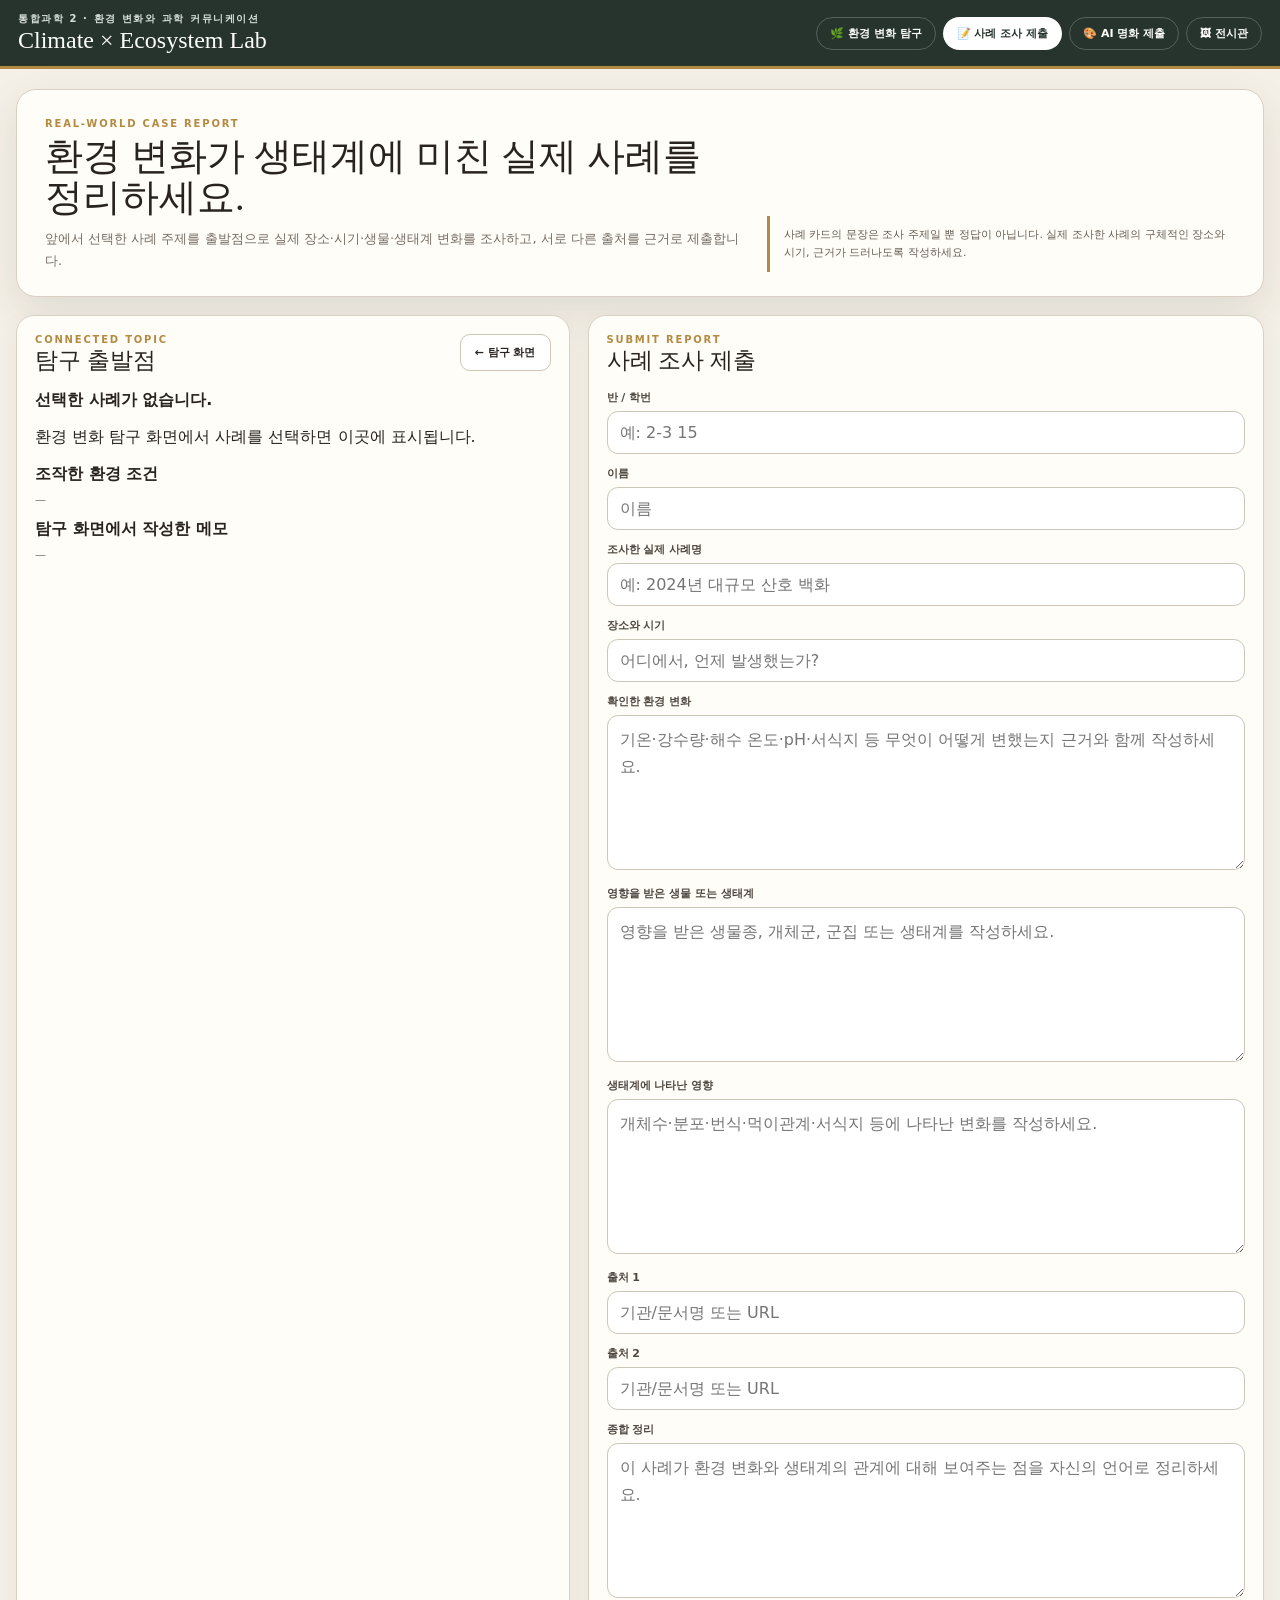
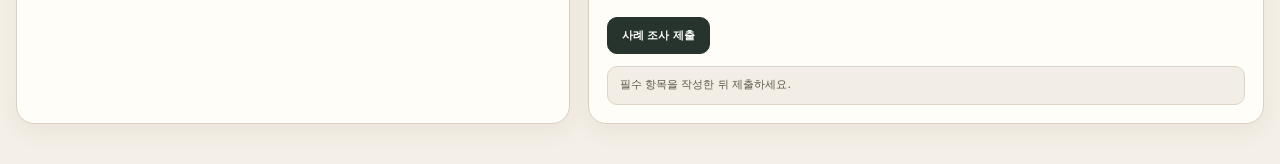
<file: research-submit.html>
<!doctype html>
<html lang="ko"><head><meta charset="utf-8"><meta name="viewport" content="width=device-width,initial-scale=1">
<title>환경 변화 사례 조사 제출</title><link rel="stylesheet" href="styles.css"></head><body>
<header class="topbar"><div class="topbar-inner"><div class="brand"><small>통합과학 2 · 환경 변화와 과학 커뮤니케이션</small><h1>Climate × Ecosystem Lab</h1></div><nav class="nav"><a href="index.html">🌿 환경 변화 탐구</a><a class="active" href="research-submit.html">📝 사례 조사 제출</a><a href="art-submit.html">🎨 AI 명화 제출</a><a href="gallery.html">🖼 전시관</a></nav></div></header>
<main class="page">
<section class="hero"><div><div class="kicker">REAL-WORLD CASE REPORT</div><h2>환경 변화가 생태계에 미친 실제 사례를 정리하세요.</h2><p>앞에서 선택한 사례 주제를 출발점으로 실제 장소·시기·생물·생태계 변화를 조사하고, 서로 다른 출처를 근거로 제출합니다.</p></div><div class="hero-note">사례 카드의 문장은 조사 주제일 뿐 정답이 아닙니다. 실제 조사한 사례의 구체적인 장소와 시기, 근거가 드러나도록 작성하세요.</div></section>
<div class="layout">
<section class="panel">
<div class="panel-head"><div><div class="kicker">CONNECTED TOPIC</div><h3>탐구 출발점</h3></div><a class="btn" href="index.html">← 탐구 화면</a></div>
<div class="case-bridge"><strong id="topicTitle">선택한 사례가 없습니다.</strong><p id="topicSub">환경 변화 탐구 화면에서 사례를 선택하면 이곳에 표시됩니다.</p><div class="badges" id="topicBadges" style="margin-top:8px"></div></div>
<div class="prompt-box" style="margin-top:10px"><b>조작한 환경 조건</b><div id="variables" style="font-size:11px;line-height:1.65;color:var(--muted);margin-top:6px">—</div></div>
<div class="prompt-box" style="margin-top:10px"><b>탐구 화면에서 작성한 메모</b><div id="savedMemo" style="font-size:11px;line-height:1.65;color:var(--muted);white-space:pre-wrap;margin-top:6px">—</div></div>
</section>
<section class="panel">
<div class="panel-head"><div><div class="kicker">SUBMIT REPORT</div><h3>사례 조사 제출</h3></div></div>
<div class="form-grid"><div class="field"><label>반 / 학번</label><input id="studentId" type="text" placeholder="예: 2-3 15"></div><div class="field"><label>이름</label><input id="studentName" type="text" placeholder="이름"></div></div>
<div class="field"><label>조사한 실제 사례명</label><input id="caseName" type="text" placeholder="예: 2024년 대규모 산호 백화"></div>
<div class="field"><label>장소와 시기</label><input id="placeTime" type="text" placeholder="어디에서, 언제 발생했는가?"></div>
<div class="field"><label>확인한 환경 변화</label><textarea id="envChange" placeholder="기온·강수량·해수 온도·pH·서식지 등 무엇이 어떻게 변했는지 근거와 함께 작성하세요."></textarea></div>
<div class="field"><label>영향을 받은 생물 또는 생태계</label><textarea id="affected" placeholder="영향을 받은 생물종, 개체군, 군집 또는 생태계를 작성하세요."></textarea></div>
<div class="field"><label>생태계에 나타난 영향</label><textarea id="impact" placeholder="개체수·분포·번식·먹이관계·서식지 등에 나타난 변화를 작성하세요."></textarea></div>
<div class="form-grid"><div class="field"><label>출처 1</label><input id="source1" type="text" placeholder="기관/문서명 또는 URL"></div><div class="field"><label>출처 2</label><input id="source2" type="text" placeholder="기관/문서명 또는 URL"></div></div>
<div class="field"><label>종합 정리</label><textarea id="conclusion" placeholder="이 사례가 환경 변화와 생태계의 관계에 대해 보여주는 점을 자신의 언어로 정리하세요."></textarea></div>
<div class="btn-row"><button id="submitBtn" class="btn primary" type="button">사례 조사 제출</button></div>
<div id="status" class="status">필수 항목을 작성한 뒤 제출하세요.</div>
</section>
</div>
<iframe id="submitFrame" name="submitFrame" style="display:none"></iframe>
<form id="hiddenForm" method="POST" target="submitFrame" style="display:none">
<input name="action" value="submit_research"><input name="studentId"><input name="studentName"><input name="topic"><input name="variableSummary"><input name="caseName"><input name="placeTime"><input name="envChange"><input name="affected"><input name="impact"><input name="source1"><input name="source2"><input name="conclusion">
</form>
</main>
<script src="config.js"></script><script>
const $=id=>document.getElementById(id);let selected=null;try{selected=JSON.parse(localStorage.getItem('selected_eco_case')||'null')}catch(e){}
function variableSummary(v){if(!v)return '탐구 화면에서 선택한 조건이 없습니다.';return `평균 기온 +${Number(v.temp||0).toFixed(1)} ℃ · 강수량 ${Number(v.rain||0)>0?'+':''}${v.rain||0}% · 해수 온도 +${Number(v.seaTemp||0).toFixed(1)} ℃ · 해양 pH ${Number(v.ph||8.1).toFixed(2)} · 서식지 면적 ${v.habitat||100}%`}
if(selected){$('topicTitle').textContent=selected.title||'선택 사례';$('topicSub').textContent=selected.sub||'';$('topicBadges').innerHTML=(selected.badges||[]).map(x=>`<span class="badge">${x}</span>`).join('');$('variables').textContent=variableSummary(selected.variables);$('savedMemo').textContent=selected.memo||'작성한 메모가 없습니다.'}
$('submitBtn').onclick=()=>{const required=['studentId','studentName','caseName','placeTime','envChange','affected','impact','source1','source2','conclusion'];if(required.some(id=>!$(id).value.trim())){$('status').textContent='반/학번, 이름, 사례 내용, 출처 2개, 종합 정리를 모두 작성하세요.';return}if(WEB_APP_URL.startsWith('PASTE_')){$('status').textContent='제출 기능이 아직 연결되지 않았습니다. 교사에게 알려 주세요.';return}const f=$('hiddenForm');f.action=WEB_APP_URL;f.studentId.value=$('studentId').value.trim();f.studentName.value=$('studentName').value.trim();f.topic.value=selected?.title||'';f.variableSummary.value=variableSummary(selected?.variables);f.caseName.value=$('caseName').value.trim();f.placeTime.value=$('placeTime').value.trim();f.envChange.value=$('envChange').value.trim();f.affected.value=$('affected').value.trim();f.impact.value=$('impact').value.trim();f.source1.value=$('source1').value.trim();f.source2.value=$('source2').value.trim();f.conclusion.value=$('conclusion').value.trim();$('status').textContent='제출 중입니다…';f.submit();setTimeout(()=>{$('status').textContent='사례 조사를 제출했습니다.'},1000)};
</script></body></html>
</file>
<file: styles.css>
:root{--ink:#28231f;--muted:#756d64;--paper:#f5f0e7;--card:#fffdf8;--line:#d9d0c3;--deep:#26342d;--gold:#b38a42;--shadow:0 16px 40px rgba(49,40,29,.10)}*{box-sizing:border-box}html,body{margin:0;min-height:100%;background:var(--paper);color:var(--ink)}body{font-family:system-ui,-apple-system,"Segoe UI","Noto Sans KR",sans-serif}a{text-decoration:none;color:inherit}button,input,textarea{font:inherit}.topbar{background:var(--deep);color:#fff;border-bottom:3px solid var(--gold);position:sticky;top:0;z-index:10}.topbar-inner{max-width:1360px;margin:auto;padding:12px 18px;display:flex;justify-content:space-between;align-items:center;gap:20px}.brand small{display:block;font-size:10px;letter-spacing:.16em;color:#d7dfda;font-weight:800}.brand h1{font-family:Georgia,"Times New Roman",serif;font-weight:500;margin:1px 0 0;font-size:24px}.nav{display:flex;gap:7px;flex-wrap:wrap}.nav a{border:1px solid rgba(255,255,255,.22);border-radius:999px;padding:8px 13px;font-size:11px;font-weight:800}.nav a.active,.nav a:hover{background:#fff;color:var(--deep)}.page{max-width:1360px;margin:auto;padding:20px 16px 40px}.hero{display:grid;grid-template-columns:1.2fr .8fr;gap:20px;align-items:end;padding:28px 28px 24px;border:1px solid var(--line);background:var(--card);box-shadow:var(--shadow);border-radius:20px}.kicker{font-size:10px;letter-spacing:.18em;color:var(--gold);font-weight:900}.hero h2{font-family:Georgia,"Times New Roman",serif;font-weight:500;font-size:38px;line-height:1.08;margin:7px 0 10px}.hero p{margin:0;color:var(--muted);font-size:13px;line-height:1.7}.hero-note{border-left:3px solid var(--gold);padding:10px 0 10px 14px;color:#655d53;font-size:11px;line-height:1.65}.layout{display:grid;grid-template-columns:minmax(0,.9fr) minmax(0,1.1fr);gap:18px;margin-top:18px}.panel{border:1px solid var(--line);border-radius:18px;background:var(--card);box-shadow:0 8px 24px rgba(49,40,29,.06);padding:18px}.panel h3{font-family:Georgia,"Times New Roman",serif;font-weight:500;margin:0;font-size:23px}.panel-head{display:flex;justify-content:space-between;gap:12px;align-items:flex-start;margin-bottom:14px}.field{margin-top:12px}.field label{display:block;font-size:11px;font-weight:900;margin-bottom:6px;color:#4e473f}.field input[type=text],.field textarea{width:100%;border:1px solid #cec5b8;border-radius:11px;background:#fff;padding:11px 12px;color:var(--ink);outline:none}.field textarea{min-height:155px;resize:vertical;line-height:1.65}.upload{border:2px dashed #cbbfac;border-radius:14px;padding:16px;background:#faf7f1}.upload input{width:100%;font-size:12px}.preview{margin-top:10px;aspect-ratio:4/3;border-radius:12px;overflow:hidden;background:#ede7de;display:grid;place-items:center;color:#8c8378;font-size:11px}.preview img{width:100%;height:100%;object-fit:contain;background:#111}.btn-row{display:flex;gap:8px;flex-wrap:wrap;margin-top:15px}.btn{border:1px solid #cfc5b7;border-radius:10px;padding:10px 14px;background:#fff;color:var(--ink);font-size:11px;font-weight:900;cursor:pointer}.btn.primary{background:var(--deep);border-color:var(--deep);color:#fff}.status{margin-top:12px;padding:10px 12px;border-radius:10px;background:#f3eee5;border:1px solid #ded4c6;color:#5e564d;font-size:11px;line-height:1.5}.mock-frame{border:10px solid #372f29;border-bottom-width:18px;background:#161412;box-shadow:0 14px 28px rgba(0,0,0,.18);padding:8px}.mock-frame img{display:block;width:100%;aspect-ratio:4/3;object-fit:contain;background:#111}.caption{background:#fffdf8;border:1px solid #ddd3c6;border-top:0;padding:14px 15px}.caption .title{font-family:Georgia,"Times New Roman",serif;font-size:22px;margin-bottom:5px}.caption .desc{font-size:11px;color:var(--muted);line-height:1.65;white-space:pre-wrap}.gallery-head{display:flex;justify-content:space-between;gap:14px;align-items:end;margin:18px 0 12px}.gallery-head h2{font-family:Georgia,"Times New Roman",serif;font-weight:500;font-size:34px;margin:0}.gallery-head p{margin:4px 0 0;color:var(--muted);font-size:11px}.gallery{display:grid;grid-template-columns:repeat(3,minmax(0,1fr));gap:18px}.art-card{background:var(--card);border:1px solid var(--line);border-radius:16px;overflow:hidden;box-shadow:0 7px 20px rgba(49,40,29,.07);cursor:pointer;transition:.15s ease}.art-card:hover{transform:translateY(-3px);box-shadow:0 12px 28px rgba(49,40,29,.12)}.art-img{aspect-ratio:4/3;background:#ddd6cc;overflow:hidden}.art-img img{width:100%;height:100%;object-fit:cover;display:block}.art-info{padding:13px}.art-title{font-family:Georgia,"Times New Roman",serif;font-size:20px;margin:0 0 6px}.art-desc{font-size:11px;color:var(--muted);line-height:1.6;display:-webkit-box;-webkit-line-clamp:3;-webkit-box-orient:vertical;overflow:hidden}.empty{grid-column:1/-1;border:2px dashed #cfc4b4;border-radius:16px;padding:48px 20px;text-align:center;color:var(--muted);background:#faf7f1}.modal{position:fixed;inset:0;background:rgba(20,18,16,.76);display:none;align-items:center;justify-content:center;padding:20px;z-index:100}.modal.show{display:flex}.modal-card{width:min(980px,95vw);max-height:92vh;overflow:auto;background:var(--card);border-radius:18px;border:1px solid #6e655b;box-shadow:0 30px 70px rgba(0,0,0,.35)}.modal-img{background:#111;display:grid;place-items:center}.modal-img img{max-width:100%;max-height:68vh;display:block}.modal-info{padding:16px 18px 18px}.modal-info h3{font-family:Georgia,"Times New Roman",serif;font-weight:500;margin:0 0 7px;font-size:27px}.modal-info p{white-space:pre-wrap;color:var(--muted);font-size:12px;line-height:1.7;margin:0}.modal-close{position:fixed;top:18px;right:22px;border:0;border-radius:50%;width:40px;height:40px;background:#fff;color:#222;font-size:20px;cursor:pointer}@media(max-width:980px){.hero,.layout{grid-template-columns:1fr}.gallery{grid-template-columns:repeat(2,minmax(0,1fr))}}@media(max-width:620px){.topbar-inner{align-items:flex-start;flex-direction:column}.hero h2{font-size:31px}.gallery{grid-template-columns:1fr}.page{padding:12px}.hero{padding:20px}}
</file>
